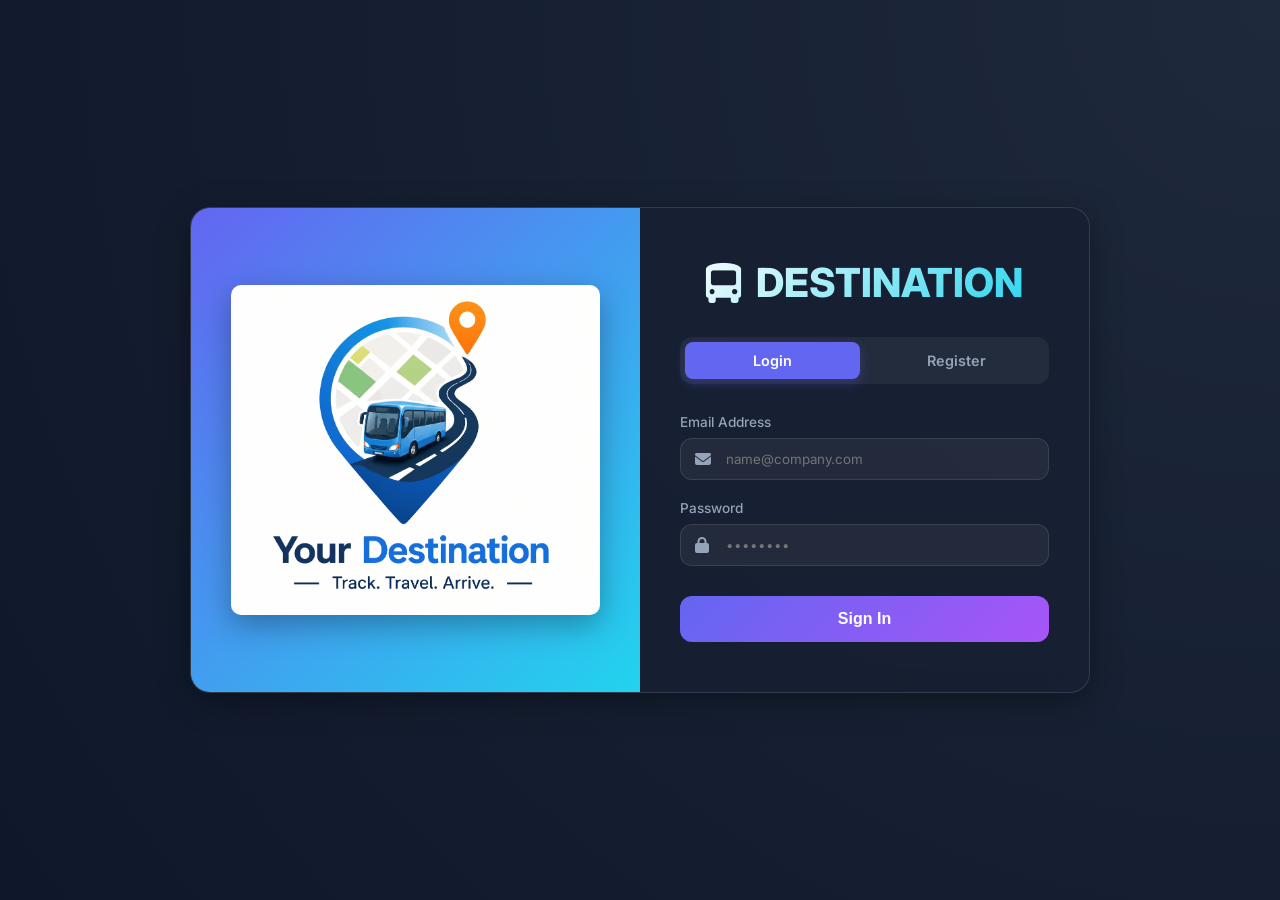
<file: login.html>
<!DOCTYPE html>
<html lang="en">
<head>
    <meta charset="UTF-8">
    <meta name="viewport" content="width=device-width, initial-scale=1.0">
    <title>Login - Your Destination</title>
    <link rel="stylesheet" href="assets/css/style.css">
    <link rel="stylesheet" href="https://cdnjs.cloudflare.com/ajax/libs/font-awesome/6.4.0/css/all.min.css">
    <style>
        body {
            display: flex;
            justify-content: center;
            align-items: center;
            min-height: 100vh;
            background: radial-gradient(circle at top right, #1e293b, #0f172a);
            overflow: hidden;
            position: relative;
        }

        .auth-container {
            display: flex;
            width: 100%;
            max-width: 900px;
            background: var(--bg-card);
            backdrop-filter: var(--blur);
            border: 1px solid var(--glass-border);
            border-radius: 20px;
            box-shadow: var(--shadow);
            overflow: hidden;
            z-index: 10;
        }

        .auth-left {
            flex: 1;
            background: linear-gradient(135deg, var(--primary), var(--accent));
            display: flex;
            justify-content: center;
            align-items: center;
            padding: 40px;
        }

        .auth-left img {
            max-width: 100%;
            max-height: 400px;
            object-fit: contain;
            border-radius: 10px;
            filter: drop-shadow(0 10px 15px rgba(0,0,0,0.3));
        }

        .auth-card {
            flex: 1;
            padding: 50px 40px;
            text-align: center;
            background: rgba(15, 23, 42, 0.4);
        }

        .logo {
            font-size: 2.5rem;
            font-weight: 800;
            margin-bottom: 30px;
            background: linear-gradient(135deg, #fff, var(--accent));
            -webkit-background-clip: text;
            -webkit-text-fill-color: transparent;
            display: flex;
            align-items: center;
            justify-content: center;
            gap: 15px;
        }

        .auth-tabs {
            display: flex;
            gap: 10px;
            margin-bottom: 30px;
            background: rgba(255, 255, 255, 0.05);
            padding: 5px;
            border-radius: 12px;
        }

        .tab {
            flex: 1;
            padding: 10px;
            border-radius: 8px;
            cursor: pointer;
            transition: var(--transition);
            color: var(--text-muted);
            font-weight: 600;
            font-size: 0.9rem;
        }

        .tab.active {
            background: var(--primary);
            color: white;
            box-shadow: 0 4px 12px rgba(99, 102, 241, 0.3);
        }

        .input-group {
            margin-bottom: 20px;
            text-align: left;
        }

        .input-group label {
            display: block;
            margin-bottom: 8px;
            color: var(--text-muted);
            font-size: 0.85rem;
            font-weight: 500;
        }

        .input-wrapper {
            position: relative;
        }

        .input-wrapper i {
            position: absolute;
            left: 15px;
            top: 50%;
            transform: translateY(-50%);
            color: var(--text-muted);
            transition: var(--transition);
        }

        .input-wrapper input {
            width: 100%;
            padding: 12px 15px 12px 45px;
            background: rgba(255, 255, 255, 0.05);
            border: 1px solid var(--glass-border);
            border-radius: 12px;
            color: white;
            font-family: 'Inter', sans-serif;
            transition: var(--transition);
            color-scheme: dark;
        }

        .input-wrapper input:focus {
            outline: none;
            border-color: var(--primary);
            background: rgba(255, 255, 255, 0.08);
            box-shadow: 0 0 0 4px rgba(99, 102, 241, 0.1);
        }

        .input-wrapper input:focus + i {
            color: var(--primary);
        }

        .btn-full {
            width: 100%;
            justify-content: center;
            margin-top: 10px;
            padding: 14px;
            font-size: 1rem;
        }

        #error-msg {
            margin-top: 20px;
            padding: 12px;
            border-radius: 10px;
            background: rgba(239, 68, 68, 0.1);
            color: #ef4444;
            font-size: 0.85rem;
            display: none;
            border: 1px solid rgba(239, 68, 68, 0.2);
        }

        #success-msg {
            margin-top: 20px;
            padding: 12px;
            border-radius: 10px;
            background: rgba(34, 197, 94, 0.1);
            color: #22c55e;
            font-size: 0.85rem;
            display: none;
            border: 1px solid rgba(34, 197, 94, 0.2);
        }

        .hidden {
            display: none;
        }

        /* Loading Spinner */
        .spinner {
            display: none;
            width: 20px;
            height: 20px;
            border: 3px solid rgba(255,255,255,0.3);
            border-radius: 50%;
            border-top-color: white;
            animation: spin 1s linear infinite;
        }

        @keyframes spin {
            to { transform: rotate(360deg); }
        }
    </style>
</head>
<body>

    <div class="auth-container">
        <div class="auth-left">
            <img src="assets/img/logo.png" alt="Your Destination Logo">
        </div>
        <div class="auth-card">
            <div class="logo">
                <i class="fas fa-bus-alt"></i>
                <span>DESTINATION</span>
            </div>

            <div class="auth-tabs">
                <div class="tab active" id="login-tab" onclick="switchTab('login')">Login</div>
                <div class="tab" id="register-tab" onclick="switchTab('register')">Register</div>
            </div>

            <!-- Login Form -->
            <form id="login-form">
                <div class="input-group">
                    <label>Email Address</label>
                    <div class="input-wrapper">
                        <i class="fas fa-envelope"></i>
                        <input type="email" id="login-email" placeholder="name@company.com" required>
                    </div>
                </div>
                <div class="input-group">
                    <label>Password</label>
                    <div class="input-wrapper">
                        <i class="fas fa-lock"></i>
                        <input type="password" id="login-password" placeholder="••••••••" required>
                    </div>
                </div>
                <button type="submit" class="btn-premium btn-full" id="login-btn">
                    <span>Sign In</span>
                    <div class="spinner" id="login-spinner"></div>
                </button>
            </form>

            <!-- Register Form -->
            <form id="register-form" class="hidden">
                <div class="input-group">
                    <label>Full Name</label>
                    <div class="input-wrapper">
                        <i class="fas fa-user"></i>
                        <input type="text" id="reg-name" placeholder="John Doe" required>
                    </div>
                </div>
                <div class="input-group">
                    <label>Email Address</label>
                    <div class="input-wrapper">
                        <i class="fas fa-envelope"></i>
                        <input type="email" id="reg-email" placeholder="name@company.com" required>
                    </div>
                </div>
                <div class="input-group">
                    <label>Password</label>
                    <div class="input-wrapper">
                        <i class="fas fa-lock"></i>
                        <input type="password" id="reg-password" placeholder="••••••••" required>
                    </div>
                </div>
                <button type="submit" class="btn-premium btn-full" id="reg-btn">
                    <span>Create Account</span>
                    <div class="spinner" id="reg-spinner"></div>
                </button>
            </form>

            <div id="error-msg"></div>
            <div id="success-msg"></div>
        </div>
    </div>

    <script>
        const loginForm = document.getElementById('login-form');
        const registerForm = document.getElementById('register-form');
        const errorMsg = document.getElementById('error-msg');
        const successMsg = document.getElementById('success-msg');

        function switchTab(mode) {
            errorMsg.style.display = 'none';
            successMsg.style.display = 'none';
            if (mode === 'login') {
                loginForm.classList.remove('hidden');
                registerForm.classList.add('hidden');
                document.getElementById('login-tab').classList.add('active');
                document.getElementById('register-tab').classList.remove('active');
            } else {
                loginForm.classList.add('hidden');
                registerForm.classList.remove('hidden');
                document.getElementById('login-tab').classList.remove('active');
                document.getElementById('register-tab').classList.add('active');
            }
        }

        loginForm.onsubmit = async (e) => {
            e.preventDefault();
            const email = document.getElementById('login-email').value;
            const password = document.getElementById('login-password').value;
            
            setLoading('login', true);
            errorMsg.style.display = 'none';

            try {
                const res = await fetch('/api/auth/login', {
                    method: 'POST',
                    headers: { 'Content-Type': 'application/json' },
                    body: JSON.stringify({ email, password })
                });

                const data = await res.json();

                if (res.ok) {
                    const role = data.role || 'USER';
                    localStorage.setItem('token', data.access_token);
                    localStorage.setItem('role', role);
                    
                    if (role === 'ADMIN') {
                        showError('Admins must use the <a href="/admin/login" style="color: var(--primary); text-decoration: underline;">Admin Portal</a>.');
                        localStorage.clear();
                    } else {
                        window.location.href = '/user';
                    }
                } else {
                    showError(data.detail || 'Login failed. Please check your credentials.');
                }
            } catch (err) {
                showError('Connection error. Is the server running?');
            } finally {
                setLoading('login', false);
            }
        };

        registerForm.onsubmit = async (e) => {
            e.preventDefault();
            const name = document.getElementById('reg-name').value;
            const email = document.getElementById('reg-email').value;
            const password = document.getElementById('reg-password').value;

            setLoading('register', true);
            errorMsg.style.display = 'none';
            successMsg.style.display = 'none';

            try {
                const res = await fetch('/api/auth/register', {
                    method: 'POST',
                    headers: { 'Content-Type': 'application/json' },
                    body: JSON.stringify({ name, email, password })
                });

                const data = await res.json();

                if (res.ok) {
                    showSuccess('Registration successful! You can now log in.');
                    switchTab('login');
                } else {
                    showError(data.detail || 'Registration failed.');
                }
            } catch (err) {
                showError('Connection error.');
            } finally {
                setLoading('register', false);
            }
        };

        function setLoading(type, isLoading) {
            const btn = type === 'login' ? document.getElementById('login-btn') : document.getElementById('reg-btn');
            const spinner = type === 'login' ? document.getElementById('login-spinner') : document.getElementById('reg-spinner');
            const span = btn.querySelector('span');

            if (isLoading) {
                span.style.display = 'none';
                spinner.style.display = 'block';
                btn.disabled = true;
            } else {
                span.style.display = 'block';
                spinner.style.display = 'none';
                btn.disabled = false;
            }
        }

        function showError(msg) {
            errorMsg.innerText = msg;
            errorMsg.style.display = 'block';
        }

        function showSuccess(msg) {
            successMsg.innerText = msg;
            successMsg.style.display = 'block';
        }

        // Check if already logged in
        const urlParams = new URLSearchParams(window.location.search);
        if (localStorage.getItem('token') && !urlParams.has('logout')) {
            const role = localStorage.getItem('role');
            if (role === 'USER') {
                window.location.href = '/user';
            }
        }
    </script>
</body>
</html>
</file>
<file: assets/css/style.css>
@import url('https://fonts.googleapis.com/css2?family=Outfit:wght@300;400;600;700&family=Inter:wght@300;400;600&display=swap');

:root {
    /* Colors */
    --primary: #6366f1;
    --primary-hover: #4f46e5;
    --secondary: #a855f7;
    --accent: #22d3ee;
    --bg-dark: #0f172a;
    --bg-card: rgba(30, 41, 59, 0.7);
    --text-main: #f8fafc;
    --text-muted: #94a3b8;
    --glass: rgba(255, 255, 255, 0.05);
    --glass-border: rgba(255, 255, 255, 0.1);
    
    /* Effects */
    --shadow: 0 8px 32px 0 rgba(0, 0, 0, 0.37);
    --blur: blur(12px);
    --transition: all 0.3s cubic-bezier(0.4, 0, 0.2, 1);
}

* {
    margin: 0;
    padding: 0;
    box-sizing: border-box;
}

body {
    background-color: var(--bg-dark);
    color: var(--text-main);
    font-family: 'Inter', sans-serif;
    overflow: hidden;
}

h1, h2, h3, .brand {
    font-family: 'Outfit', sans-serif;
}

/* Glassmorphism Components */
.glass-panel {
    background: var(--bg-card);
    backdrop-filter: var(--blur);
    border: 1px solid var(--glass-border);
    border-radius: 20px;
    box-shadow: var(--shadow);
}

.glass-nav {
    position: fixed;
    top: 20px;
    left: 50%;
    transform: translateX(-50%);
    width: 90%;
    max-width: 1200px;
    z-index: 1000;
    padding: 15px 30px;
    display: flex;
    justify-content: space-between;
    align-items: center;
}

/* Sidebar Styling */
.sidebar {
    position: fixed;
    left: 20px;
    top: 100px;
    bottom: 20px;
    width: 350px;
    z-index: 100;
    padding: 25px;
    display: flex;
    flex-direction: column;
    gap: 20px;
    transition: var(--transition);
}

/* Buttons */
.btn-premium {
    background: linear-gradient(135deg, var(--primary), var(--secondary));
    color: white;
    border: none;
    padding: 12px 24px;
    border-radius: 12px;
    font-weight: 600;
    cursor: pointer;
    transition: var(--transition);
    display: inline-flex;
    align-items: center;
    gap: 8px;
    text-decoration: none;
}

.btn-premium:hover {
    transform: translateY(-2px);
    box-shadow: 0 5px 15px rgba(99, 102, 241, 0.4);
}

/* Map Container Fix */
#map {
    height: 100vh !important;
    width: 100% !important;
    background: #0f172a;
}

/* Live Badge */
.live-badge {
    background: rgba(34, 211, 238, 0.1);
    color: var(--accent);
    padding: 4px 12px;
    border-radius: 20px;
    font-size: 0.75rem;
    font-weight: 700;
    text-transform: uppercase;
    letter-spacing: 1px;
    border: 1px solid rgba(34, 211, 238, 0.2);
    display: inline-flex;
    align-items: center;
    gap: 6px;
}

.live-badge::before {
    content: '';
    width: 8px;
    height: 8px;
    background: var(--accent);
    border-radius: 50%;
    animation: pulse 1.5s infinite;
}

@keyframes pulse {
    0% { opacity: 1; transform: scale(1); }
    50% { opacity: 0.4; transform: scale(1.2); }
    100% { opacity: 1; transform: scale(1); }
}

/* Custom Scrollbar */
::-webkit-scrollbar {
    width: 6px;
}
::-webkit-scrollbar-track {
    background: transparent;
}
::-webkit-scrollbar-thumb {
    background: var(--glass-border);
    border-radius: 10px;
}
::-webkit-scrollbar-thumb:hover {
    background: var(--text-muted);
}

/* Leaflet Customization */
.leaflet-container {
    background: #0f172a !important;
}

.leaflet-popup-content-wrapper {
    background: var(--bg-dark) !important;
    color: var(--text-main) !important;
    border: 1px solid var(--glass-border);
    backdrop-filter: blur(8px);
}

.leaflet-popup-tip {
    background: var(--bg-dark) !important;
}
</file>
